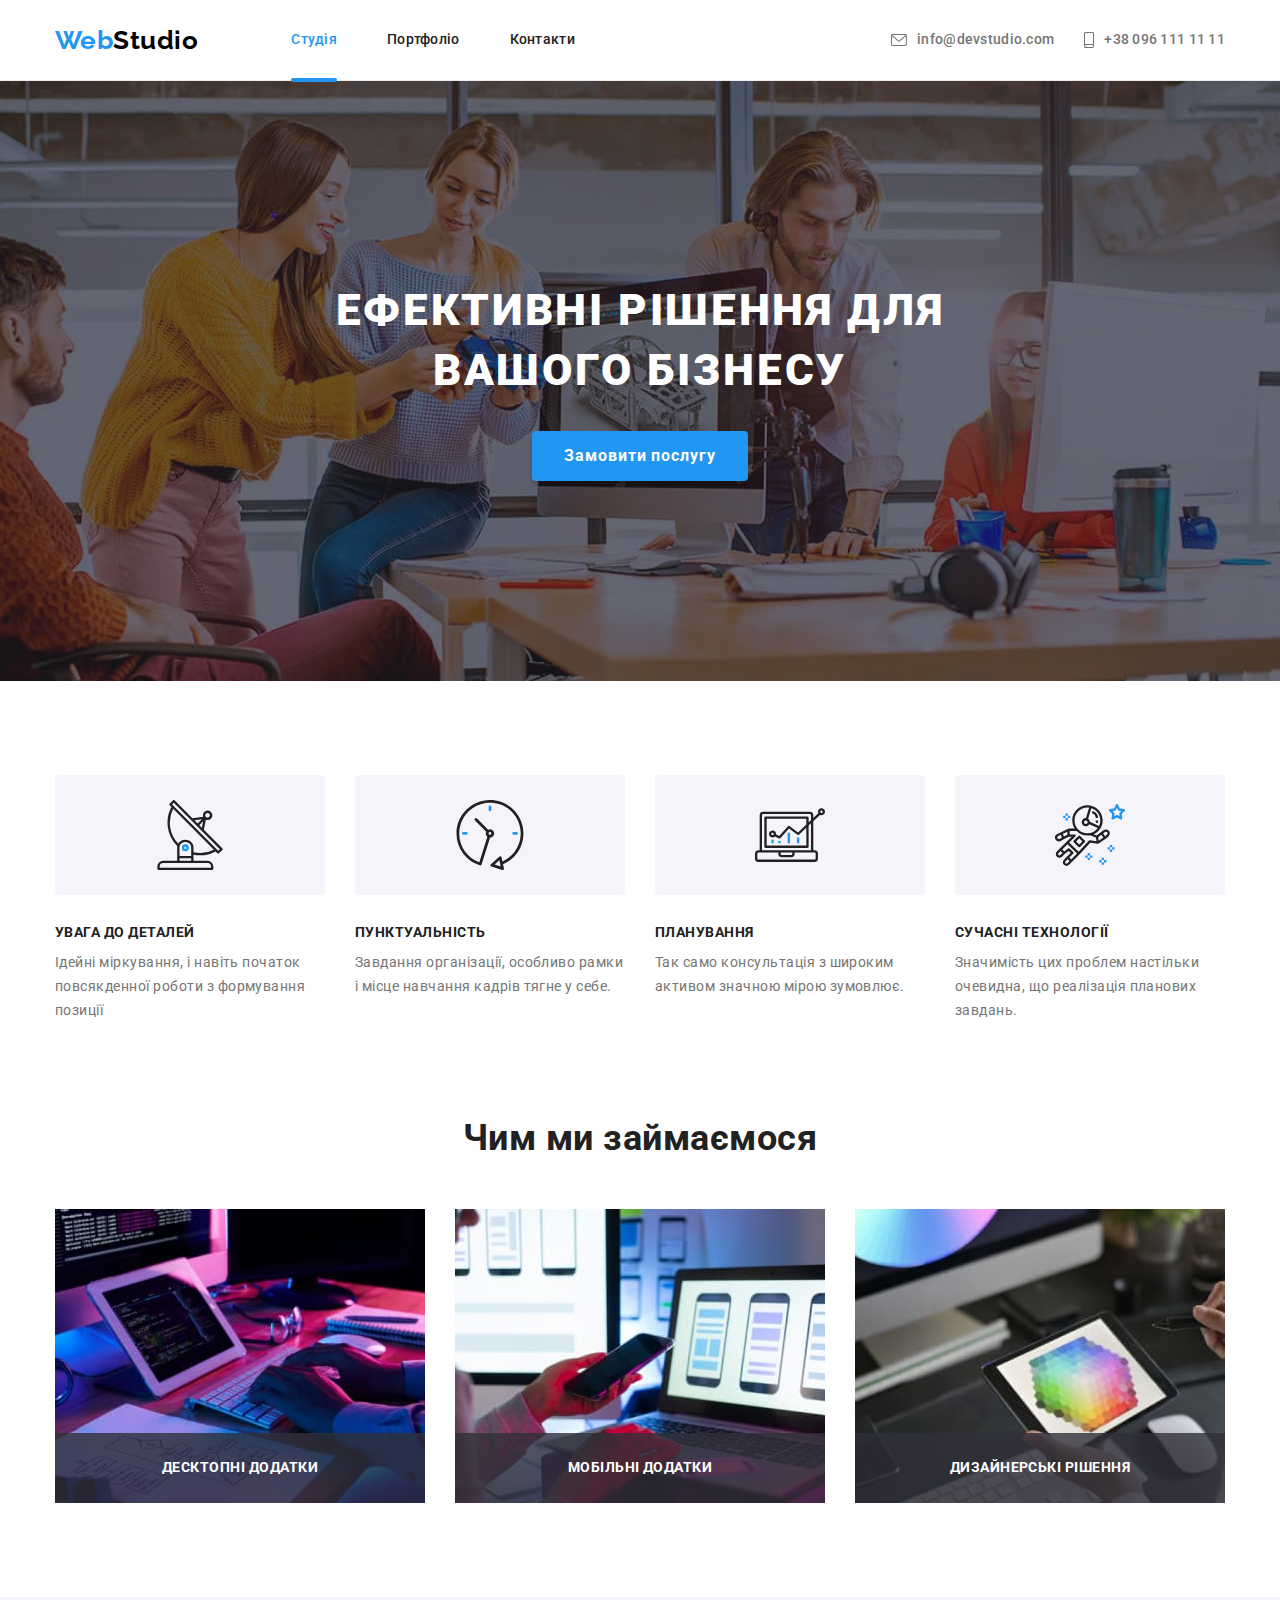
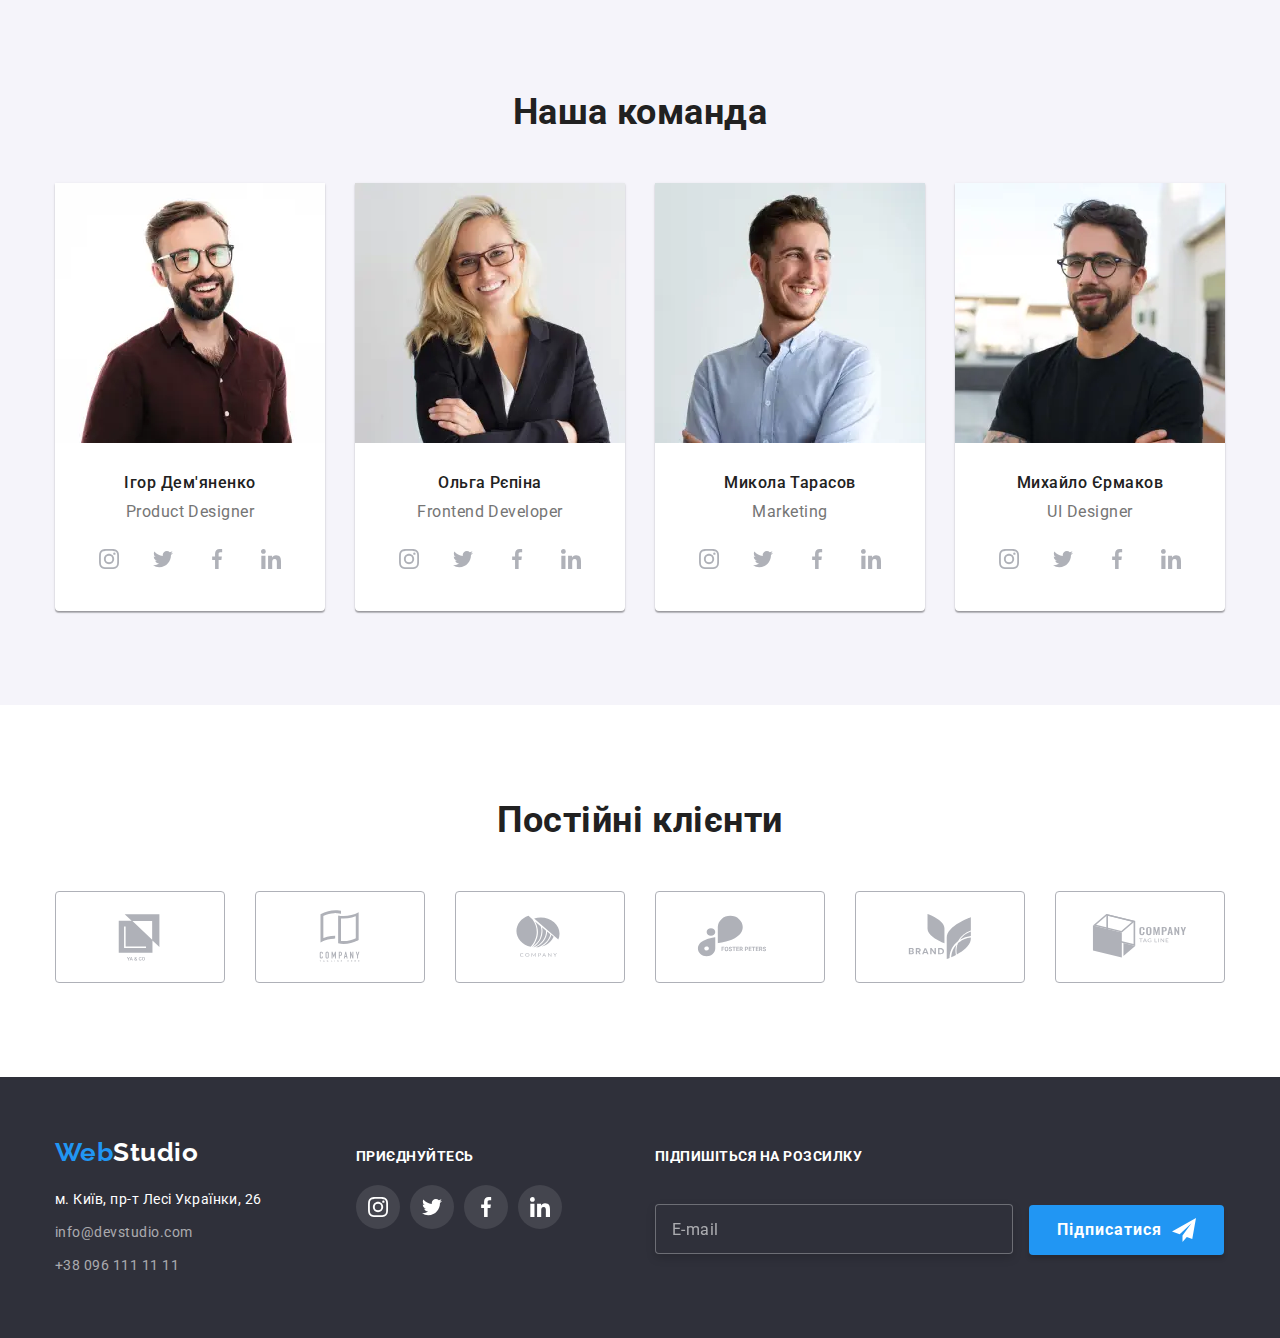
<file: index.html>
<!DOCTYPE html>
<html lang="uk">
<head>
    <meta charset="UTF-8">
    <meta http-equiv="X-UA-Compatible" content="IE=edge">
    <meta name="viewport" content="width=device-width, initial-scale=1.0">
    <title>Студія</title>
    <link rel="preconnect" href="https://fonts.googleapis.com">
    <link rel="preconnect" href="https://fonts.gstatic.com" crossorigin>
    <link href="https://fonts.googleapis.com/css2?family=Raleway:wght@700&family=Roboto:wght@400;500;700;900&display=swap" rel="stylesheet">
    <link rel="stylesheet" href="https://cdn.jsdelivr.net/npm/modern-normalize@1.1.0/modern-normalize.min.css">

    <link rel="stylesheet" href="./css/main.min.css">
</head>

<body>

    <!-- Шапка сайту -->
    <header class="header">
        <div class="container header__container">
            <nav class="main-nav">
                <a href="./index.html" lang="en" class="logo">Web<span class="logo logo_dark">Studio</span></a>

                <ul class="site-nav list">
                    <li class="site-nav__item"><a href="#" class="site-nav__link site-nav__link_current">Студія</a></li>
                    <li class="site-nav__item"><a href="./portfolio.html" class="site-nav__link">Портфоліо</a></li>
                    <li class="site-nav__item"><a href="#" class="site-nav__link">Контакти</a></li>
                </ul>
            </nav>

            <button type="button" class="mobile-burger-btn js-open-menu">
                <svg class="mobile-burger-btn__icon" lang="en" aria-label="burger icon">
                    <use href="./images/icons.svg#icon-mobile-burger"></use>
                </svg>
            </button>

                <ul class="contacts list">

                    <li class="contacts__item">
                        <a href="mailto:info@devstudio.com" class="contacts__link contacts__link_right">
                            <svg class="mail-icon" lang="en" aria-label="mail icon">
                                <use href="./images/icons.svg#icon-mail"></use>
                            </svg>
                        info@devstudio.com
                        </a>
                    </li>

                    <li class="contacts__item">
                        <a href="tel:+380961111111" class="contacts__link">
                            <svg class="smartphone-icon" lang="en" aria-label="smartphone icon">
                                <use href="./images/icons.svg#icon-smartphone"></use>
                            </svg>
                        +38 096 111 11 11
                        </a>
                    </li>

                </ul>

            <div class="mobile-menu js-menu-container">
                <div class="container mobile-menu__container">

                    <button type="button" class="mobile-menu__close-btn js-close-menu">
                        <svg class="mobile-menu__close-icon" lang="en" aria-label="close icon">
                            <use href="./images/icons.svg#icon-close"></use>
                        </svg>
                    </button>

                    <nav class="mobile-nav">
                        <ul class="mobile-nav__list list">
                            <li class="mobile-nav__item"><a href="#" class="mobile-nav__link mobile-nav__link_current">Студія</a></li>
                            <li class="mobile-nav__item"><a href="./portfolio.html" class="mobile-nav__link">Портфоліо</a></li>
                            <li class="mobile-nav__item"><a href="#" class="mobile-nav__link">Контакти</a></li>
                        </ul>
                    </nav>

                    <div class="mobile-lists">
                        <ul class="mobile-contacts list">

                            <li class="mobile-contacts__item">
                                <a href="tel:+380961111111" class="mobile-contacts__link mobile-contacts__link_accent">
                                +38 096 111 11 11
                                </a>
                            </li>

                            <li class="mobile-contacts__item">
                                <a href="mailto:info@devstudio.com" class="mobile-contacts__link">
                                info@devstudio.com
                                </a>
                            </li>

                        </ul>

                        <ul class="mobile-social-list list">
                            <li class="mobile-social-list__item">
                                <a href="#" class="mobile-social-list__link">Instagram</a>
                            </li>
                            <li class="mobile-social-list__item">
                                <a href="#" class="mobile-social-list__link">Twitter</a>
                            </li>
                            <li class="mobile-social-list__item">
                                <a href="#" class="mobile-social-list__link">Facebook</a>
                            </li>
                            <li class="mobile-social-list__item">
                                <a href="#" class="mobile-social-list__link">LinkedIn</a>
                            </li>
                        </ul>
                    </div>

                </div>
            </div>
        </div>
    </header>

    <main>
        <!-- Послуга -->
        <section class="service">
                <h1 class="service__title">Ефективні рішення для вашого бізнесу</h1>
                <button type="button" class="service__btn" data-modal-open>Замовити послугу</button>
        </section>

        <!-- Особливості -->
        <section class="section">
            <div class="container">
                <h2 class="section-title visually-hidden">Особливості</h2>

                <ul class="features__list list">

                    <li class="features__item">
                        <div class="features__item-thumb">
                            <svg class="antenna-icon" lang="en" aria-label="antenna icon">
                                <use href="./images/icons.svg#icon-antenna"></use>
                            </svg>
                        </div>
                        <h3 class="feature__title">УВАГА ДО ДЕТАЛЕЙ</h3>
                        <p class="about-feature">Ідейні міркування, і навіть початок повсякденної роботи з формування позиції</p>
                    </li>

                    <li class="features__item">
                        <div class="features__item-thumb">
                            <svg class="clock-icon" lang="en" aria-label="clock icon">
                                <use href="./images/icons.svg#icon-clock"></use>
                            </svg>
                        </div>
                        <h3 class="feature__title">ПУНКТУАЛЬНІСТЬ</h3>
                        <p class="about-feature">Завдання організації, особливо рамки і місце навчання кадрів тягне у себе.</p>
                    </li>

                    <li class="features__item">
                        <div class="features__item-thumb">
                            <svg class="diagram-icon" lang="en" aria-label="diagram icon">
                                <use href="./images/icons.svg#icon-diagram"></use>
                            </svg>
                        </div>
                        <h3 class="feature__title">ПЛАНУВАННЯ</h3>
                        <p class="about-feature">Так само консультація з широким активом значною мірою зумовлює.</p>
                    </li>

                    <li class="features__item">
                        <div class="features__item-thumb">
                            <svg class="astronaut-icon" lang="en" aria-label="astronaut icon">
                                <use href="./images/icons.svg#icon-astronaut"></use>
                            </svg>
                        </div>
                        <h3 class="feature__title">СУЧАСНІ ТЕХНОЛОГІЇ</h3>
                        <p class="about-feature">Значимість цих проблем настільки очевидна, що реалізація планових завдань.</p>
                    </li>

                </ul>
            </div>
        </section>

        <!-- Чим ми займаємося -->
        <section class="section work">
            <div class="container">
                <h2 class="section-title">Чим ми займаємося</h2>

                <ul class="work__list list">

                    <li class="work__item">
                        <div class="work__card">
                            <img srcset="./images/mainpage/work/work1@2x.jpg 2x" 
                            src="images/mainpage/work/work1.jpg" 
                            alt="Десктопний додаток" width="370" height="294">
                            <p class="work__text">Десктопні додатки</p>
                        </div>
                    </li>

                    <li class="work__item">
                        <div class="work__card">
                            <img srcset="./images/mainpage/work/work2@2x.jpg 2x" 
                            src="images/mainpage/work/work2.jpg" 
                            alt="Мобільний додаток" width="370" height="294">
                            <p class="work__text">Мобільні додатки</p>
                        </div>
                    </li>

                    <li class="work__item">
                        <div class="work__card">
                            <img srcset="./images/mainpage/work/work3@2x.jpg 2x"
                            src="images/mainpage/work/work3.jpg" 
                            alt="Дизайнерські рішення" width="370" height="294">
                            <p class="work__text">Дизайнерські рішення</p>
                        </div>
                    </li>

                </ul>
            </div>
        </section>

        <!-- Наша команда -->
        <section class="section team__section">
            <div class="container">
                <h2 class="section-title">Наша команда</h2>
                
                <ul class="team__list list">

                    <li class="team__item">
                        <div>
                            <picture>
                                <source 
                                srcset="./images/mainpage/member/desktop/member1-desktop.webp 1x, ./images/mainpage/member/desktop/member1-desktop@2x.webp 2x"
                                media="(min-width: 1200px)"
                                type="image/webp">

                                <source 
                                srcset="./images/mainpage/member/desktop/member1-desktop.jpg 1x, ./images/mainpage/member/desktop/member1-desktop@2x.jpg 2x"
                                media="(min-width: 1200px)">

                                <source 
                                srcset="./images/mainpage/member/tablet/member1-tablet.webp 1x, ./images/mainpage/member/tablet/member1-tablet@2x.webp 2x"
                                media="(min-width: 768px)"
                                type="image/webp">

                                <source 
                                srcset="./images/mainpage/member/tablet/member1-tablet.jpg 1x, ./images/mainpage/member/tablet/member1-tablet@2x.jpg 2x"
                                media="(min-width: 768px)">

                                <source 
                                srcset="./images/mainpage/member/mobile/member1-mobile.webp 1x, ./images/mainpage/member/mobile/member1-mobile@2x.webp 2x"
                                media="(max-width: 767px)"
                                type="image/webp">

                                <source 
                                srcset="./images/mainpage/member/mobile/member1-mobile.jpg 1x, ./images/mainpage/member/mobile/member1-mobile@2x.jpg 2x"
                                media="(max-width: 767px)">

                                <img src="images/mainpage/member/mobile/member1-mobile.jpg" alt="Чоловік з бородою в окулярах">
                            </picture>
                        </div>

                        <div class="team__card-content">
                            <h3 class="team__title">Ігор Дем'яненко</h3>
                            <p class="team__post" lang="en">Product Designer</p>

                            <ul class="social-list list">

                                <li class="social-list__item">
                                    <a href="#" class="social-list__link">
                                        <svg class="social-list__icon" lang="en" aria-label="instagram icon">
                                            <use href="./images/icons.svg#icon-instagram"></use>
                                        </svg>
                                    </a>
                                </li>

                                <li class="social-list__item">
                                    <a href="#" class="social-list__link">
                                        <svg class="social-list__icon" lang="en" aria-label="twitter icon">
                                            <use href="./images/icons.svg#icon-twitter"></use>
                                        </svg>
                                    </a>
                                </li>

                                <li class="social-list__item">
                                    <a href="#" class="social-list__link">
                                        <svg class="social-list__icon" lang="en" aria-label="facebook icon">
                                            <use href="./images/icons.svg#icon-facebook"></use>
                                        </svg>
                                    </a>
                                </li>

                                <li class="social-list__item">
                                    <a href="#" class="social-list__link">
                                        <svg class="social-list__icon" lang="en" aria-label="linkedin icon">
                                            <use href="./images/icons.svg#icon-linkedin"></use>
                                        </svg>
                                    </a>
                                </li>

                            </ul>
                        </div>
                    </li>

                    <li class="team__item">
                        <div>
                            <picture>
                                <source 
                                srcset="./images/mainpage/member/desktop/member2-desktop.webp 1x, ./images/mainpage/member/desktop/member2-desktop@2x.webp 2x"
                                media="(min-width: 1200px)"
                                type="image/webp">

                                <source 
                                srcset="./images/mainpage/member/desktop/member2-desktop.jpg 1x, ./images/mainpage/member/desktop/member2-desktop@2x.jpg 2x"
                                media="(min-width: 1200px)">

                                <source 
                                srcset="./images/mainpage/member/tablet/member2-tablet.webp 1x, ./images/mainpage/member/tablet/member2-tablet@2x.webp 2x"
                                media="(min-width: 768px)"
                                type="image/webp">

                                <source 
                                srcset="./images/mainpage/member/tablet/member2-tablet.jpg 1x, ./images/mainpage/member/tablet/member2-tablet@2x.jpg 2x"
                                media="(min-width: 768px)">

                                <source 
                                srcset="./images/mainpage/member/mobile/member2-mobile.webp 1x, ./images/mainpage/member/mobile/member2-mobile@2x.webp 2x"
                                media="(max-width: 767px)"
                                type="image/webp">

                                <source 
                                srcset="./images/mainpage/member/mobile/member2-mobile.jpg 1x, ./images/mainpage/member/mobile/member2-mobile@2x.jpg 2x"
                                media="(max-width: 767px)">
                                
                                <img src="images/mainpage/member/mobile/member2-mobile.jpg" alt="Жінка блондинка в окулярах">
                            </picture>
                        </div>

                        <div class="team__card-content">
                            <h3 class="team__title">Ольга Рєпіна</h3>
                            <p class="team__post" lang="en">Frontend Developer</p>

                            <ul class="social-list list">

                                <li class="social-list__item">
                                    <a href="#" class="social-list__link">
                                        <svg class="social-list__icon" lang="en" aria-label="instagram icon">
                                            <use href="./images/icons.svg#icon-instagram"></use>
                                        </svg>
                                    </a>
                                </li>

                                <li class="social-list__item">
                                    <a href="#" class="social-list__link">
                                        <svg class="social-list__icon" lang="en" aria-label="twitter icon">
                                            <use href="./images/icons.svg#icon-twitter"></use>
                                        </svg>
                                    </a>
                                </li>

                                <li class="social-list__item">
                                    <a href="#" class="social-list__link">
                                        <svg class="social-list__icon" lang="en" aria-label="facebook icon">
                                            <use href="./images/icons.svg#icon-facebook"></use>
                                        </svg>
                                    </a>
                                </li>

                                <li class="social-list__item">
                                    <a href="#" class="social-list__link">
                                        <svg class="social-list__icon" lang="en" aria-label="linkedin icon">
                                            <use href="./images/icons.svg#icon-linkedin"></use>
                                        </svg>
                                    </a>
                                </li>

                            </ul>
                        </div>
                    </li>

                    <li class="team__item">
                        <div>
                            <picture>
                                <source 
                                srcset="./images/mainpage/member/desktop/member3-desktop.webp 1x, ./images/mainpage/member/desktop/member3-desktop@2x.webp 2x"
                                media="(min-width: 1200px)"
                                type="image/webp">

                                <source 
                                srcset="./images/mainpage/member/desktop/member3-desktop.jpg 1x, ./images/mainpage/member/desktop/member3-desktop@2x.jpg 2x"
                                media="(min-width: 1200px)">

                                <source 
                                srcset="./images/mainpage/member/tablet/member3-tablet.webp 1x, ./images/mainpage/member/tablet/member3-tablet@2x.webp 2x"
                                media="(min-width: 768px)"
                                type="image/webp">

                                <source 
                                srcset="./images/mainpage/member/tablet/member3-tablet.jpg 1x, ./images/mainpage/member/tablet/member3-tablet@2x.jpg 2x"
                                media="(min-width: 768px)">

                                <source 
                                srcset="./images/mainpage/member/mobile/member3-mobile.webp 1x, ./images/mainpage/member/mobile/member3-mobile@2x.webp 2x"
                                media="(max-width: 767px)"
                                type="image/webp">

                                <source 
                                srcset="./images/mainpage/member/mobile/member3-mobile.jpg 1x, ./images/mainpage/member/mobile/member3-mobile@2x.jpg 2x"
                                media="(max-width: 767px)">

                                <img src="images/mainpage/member/mobile/member3-mobile.jpg" alt="Чоловік з бородою">
                            </picture>
                        </div>

                        <div class="team__card-content">
                            <h3 class="team__title">Микола Тарасов</h3>
                            <p class="team__post" lang="en">Marketing</p>

                            <ul class="social-list list">

                                <li class="social-list__item">
                                    <a href="#" class="social-list__link">
                                        <svg class="social-list__icon" lang="en" aria-label="instagram icon">
                                            <use href="./images/icons.svg#icon-instagram"></use>
                                        </svg>
                                    </a>
                                </li>

                                <li class="social-list__item">
                                    <a href="#" class="social-list__link">
                                        <svg class="social-list__icon" lang="en" aria-label="twitter icon">
                                            <use href="./images/icons.svg#icon-twitter"></use>
                                        </svg>
                                    </a>
                                </li>

                                <li class="social-list__item">
                                    <a href="#" class="social-list__link">
                                        <svg class="social-list__icon" lang="en" aria-label="facebook icon">
                                            <use href="./images/icons.svg#icon-facebook"></use>
                                        </svg>
                                    </a>
                                </li>

                                <li class="social-list__item">
                                    <a href="#" class="social-list__link">
                                        <svg class="social-list__icon" lang="en" aria-label="linkedin icon">
                                            <use href="./images/icons.svg#icon-linkedin"></use>
                                        </svg>
                                    </a>
                                </li>

                            </ul>
                        </div>
                    </li>

                    <li class="team__item">
                        <div>
                            <picture>
                                <source 
                                srcset="./images/mainpage/member/desktop/member4-desktop.webp 1x, ./images/mainpage/member/desktop/member4-desktop@2x.webp 2x"
                                media="(min-width: 1200px)"
                                type="image/webp">

                                <source 
                                srcset="./images/mainpage/member/desktop/member4-desktop.jpg 1x, ./images/mainpage/member/desktop/member4-desktop@2x.jpg 2x"
                                media="(min-width: 1200px)">

                                <source 
                                srcset="./images/mainpage/member/tablet/member4-tablet.webp 1x, ./images/mainpage/member/tablet/member4-tablet@2x.webp 2x"
                                media="(min-width: 768px)"
                                type="image/webp">

                                <source 
                                srcset="./images/mainpage/member/tablet/member4-tablet.jpg 1x, ./images/mainpage/member/tablet/member4-tablet@2x.jpg 2x"
                                media="(min-width: 768px)">

                                <source 
                                srcset="./images/mainpage/member/mobile/member4-mobile.webp 1x, ./images/mainpage/member/mobile/member4-mobile@2x.webp 2x"
                                media="(max-width: 767px)"
                                type="image/webp">

                                <source 
                                srcset="./images/mainpage/member/mobile/member4-mobile.jpg 1x, ./images/mainpage/member/mobile/member4-mobile@2x.jpg 2x"
                                media="(max-width: 767px)">

                                <img src="images/mainpage/member/mobile/member4-mobile.jpg" alt="Чоловік з бородою в окулярах">
                            </picture>
                        </div>

                        <div class="team__card-content">
                            <h3 class="team__title">Михайло Єрмаков</h3>
                            <p class="team__post" lang="en">UI Designer</p>

                            <ul class="social-list list">

                                <li class="social-list__item">
                                    <a href="#" class="social-list__link">
                                        <svg class="social-list__icon" lang="en" aria-label="instagram icon">
                                            <use href="./images/icons.svg#icon-instagram"></use>
                                        </svg>
                                    </a>
                                </li>

                                <li class="social-list__item">
                                    <a href="#" class="social-list__link">
                                        <svg class="social-list__icon" lang="en" aria-label="twitter icon">
                                            <use href="./images/icons.svg#icon-twitter"></use>
                                        </svg>
                                    </a>
                                </li>

                                <li class="social-list__item">
                                    <a href="#" class="social-list__link">
                                        <svg class="social-list__icon" lang="en" aria-label="facebook icon">
                                            <use href="./images/icons.svg#icon-facebook"></use>
                                        </svg>
                                    </a>
                                </li>

                                <li class="social-list__item">
                                    <a href="#" class="social-list__link">
                                        <svg class="social-list__icon" lang="en" aria-label="linkedin icon">
                                            <use href="./images/icons.svg#icon-linkedin"></use>
                                        </svg>
                                    </a>
                                </li>

                            </ul>
                        </div>
                    </li>

                </ul>
            </div>
        </section>

        <!-- Постійні клієнти -->
        <section class="section">
            <div class="container">
                <h2 class="section-title">Постійні клієнти</h2>

                <ul class="client__list list">

                    <li class="client__item">
                        <a href="#" class="client__link">
                            <div class="client__card-thumb">
                            <svg class="logo-icon" lang="en" aria-label="logo icon">
                                <use href="./images/icons.svg#icon-logo1"></use>
                            </svg>
                            </div>
                        </a>
                    </li>

                    <li class="client__item">
                        <a href="#" class="client__link">
                            <div class="client__card-thumb">
                            <svg class="logo-icon" lang="en" aria-label="logo icon">
                                <use href="./images/icons.svg#icon-logo2"></use>
                            </svg>
                            </div>
                        </a>
                    </li>
                
                    <li class="client__item">
                        <a href="#" class="client__link">
                            <div class="client__card-thumb">
                            <svg class="logo-icon" lang="en" aria-label="logo icon">
                                <use href="./images/icons.svg#icon-logo3"></use>
                            </svg>
                            </div>
                        </a>
                    </li>

                    <li class="client__item">
                        <a href="#" class="client__link">
                            <div class="client__card-thumb">
                            <svg class="logo-icon" lang="en" aria-label="logo icon">
                                <use href="./images/icons.svg#icon-logo4"></use>
                            </svg>
                            </div>
                        </a>
                    </li>

                    <li class="client__item">
                        <a href="#" class="client__link">
                            <div class="client__card-thumb">
                            <svg class="logo-icon" lang="en" aria-label="logo icon">
                                <use href="./images/icons.svg#icon-logo5"></use>
                            </svg>
                            </div>
                        </a>
                    </li>

                    <li class="client__item">
                        <a href="#" class="client__link">
                            <div class="client__card-thumb">
                            <svg class="logo-icon" lang="en" aria-label="logo icon">
                                <use href="./images/icons.svg#icon-logo6"></use>
                            </svg>
                            </div>
                        </a>
                    </li>

                </ul>

            </div>
        </section>
    </main>

    <!-- Підвал -->
    <footer class="footer">
        <div class="container footer__container">
            <div class="card-thumb-tablet-position">

                <div class="address__card-thumb">
                    <a href="./index.html" lang="en" class="logo">Web<span class="logo logo_light">Studio</span></a>

                <address class="address">

                        <ul class="address__list list">

                            <li class="address__item">
                                <a href="https://goo.gl/maps/PtDdcps2GoqeUwa47" target="_blank" rel="noopener noreferrer nofollow" class="address__link address__link_light">м. Київ, пр-т Лесі Українки, 26</a>
                            </li>

                            <li class="address__item">
                                <a href="mailto:info@devstudio.com" class="address__link">info@devstudio.com</a>
                            </li>

                            <li class="address__item">
                                <a href="tel:+380961111111" class="address__link">+38 096 111 11 11</a>
                            </li>

                        </ul>
                </address>
                </div>

                <div class="footer__social-card-thumb">
                    <p class="footer__text">приєднуйтесь</p>
                    <ul class="footer__social-list list">
                        <li class="footer__social-item">
                            <a href="#" class="footer__social-link">
                                <svg  class="footer__social-icon" lang="en" aria-label="instagram icon">
                                    <use href="./images/icons.svg#icon-instagramfooter"></use>
                                </svg>
                            </a>
                        </li>
                        <li class="footer__social-item">
                            <a href="#" class="footer__social-link">
                                <svg  class="footer__social-icon" lang="en" aria-label="twitter icon">
                                    <use href="./images/icons.svg#icon-twitterfooter"></use>
                                </svg>
                            </a>
                        </li>

                        <li class="footer__social-item">
                            <a href="#" class="footer__social-link">
                                <svg  class="footer__social-icon" lang="en" aria-label="facebook icon">
                                    <use href="./images/icons.svg#icon-facebookfooter"></use>
                                </svg>
                            </a>
                        </li>

                        <li class="footer__social-item">
                            <a href="#" class="footer__social-link">
                                <svg  class="footer__social-icon" lang="en" aria-label="linkedin icon">
                                    <use href="./images/icons.svg#icon-linkedinfooter"></use>
                                </svg>
                            </a>
                        </li>
                    </ul>
                </div>

            </div>

            <div class="footer__subscription-card-thumb">
                <p class="footer__text">Підпишіться на розсилку</p>
                <form class="footer-form">
                    <input class="footer-form__input" type="email" name="email" placeholder="E-mail" required>
                    <button type="submit" class="footer-form__btn">Підписатися
                        <svg class="send-icon" lang="en" aria-label="send icon" width="16px" height="12px">
                            <use href="./images/icons.svg#icon-send"></use>
                        </svg>
                    </button>
                </form>
            </div>

        </div>
    </footer>

    <!-- Модальне вікно -->
    <div class="backdrop is-hidden" data-modal>
        <div class="modal">
            <button type="button" class="modal__btn_close" data-modal-close>
                <svg class="modal__close-icon" width="18px" height="18px">
                    <use href="./images/icons.svg#icon-close"></use>
                </svg>
            </button>

            <p class="modal-form__text">Залиште свої дані, ми вам передзвонимо</p>

            <form class="modal-form">
                <label class="modal-form__label">
                    <span class="modal-form__label_desc">Ім'я</span>
                    <span class="modal-form__input-wrapper">
                        <input class="modal-form__input" type="text" name="user_name" required pattern="[a-zA-Zа-яА-ЯіІїЇ']+">
                        <svg class="modal-form__icon">
                            <use href="./images/icons.svg#icon-person-black"></use>
                        </svg>
                    </span>
                </label>

                <label class="modal-form__label">
                    <span class="modal-form__label_desc">Телефон</span> 
                    <span class="modal-form__input-wrapper">
                        <input class="modal-form__input" type="tel" name="user_phone" required pattern="[0-9]{10}">
                        <svg class="modal-form__icon">
                            <use href="./images/icons.svg#icon-phone-black"></use>
                        </svg>
                    </span>
                </label>

                <label class="modal-form__label">
                    <span class="modal-form__label_desc">Пошта</span>
                    <span class="modal-form__input-wrapper">
                        <input class="modal-form__input" type="email" name="user_mail" required pattern="[a-z0-9._%+-]+@[a-z0-9.-]+\.[a-z]{2,4}$">
                        <svg class="modal-form__icon">
                            <use href="./images/icons.svg#icon-email-black"></use>
                        </svg>
                    </span>
                </label>

                <label class="modal-form__label">
                    <span class="modal-form__label_desc">Коментар</span>
                    <textarea class="modal-form__message" name="user_message" placeholder="Введіть текст"></textarea>
                </label>

                <label class="modal-form__check-label">
                    <input class="modal-form__check visually-hidden" type="checkbox" name="user_policy" required>
                    <svg class="modal-form__check-icon">
                        <use class="modal-form__check-icon_vector" href="./images/icons.svg#icon-check"></use>
                    </svg>
                    <p>Погоджуюся з розсилкою та приймаю&nbsp;
                        <a href="#" class="modal-form-check-link" >Умови договору</a>
                    </p>
                </label>
                
                <button class="modal__btn_submit" type="submit">Відправити</button>
            </form>

        </div>
    </div>

    <script src="./js/mobile-menu.js"></script>
    <script src="./js/modal.js"></script>
    
</body>
</html>
</file>
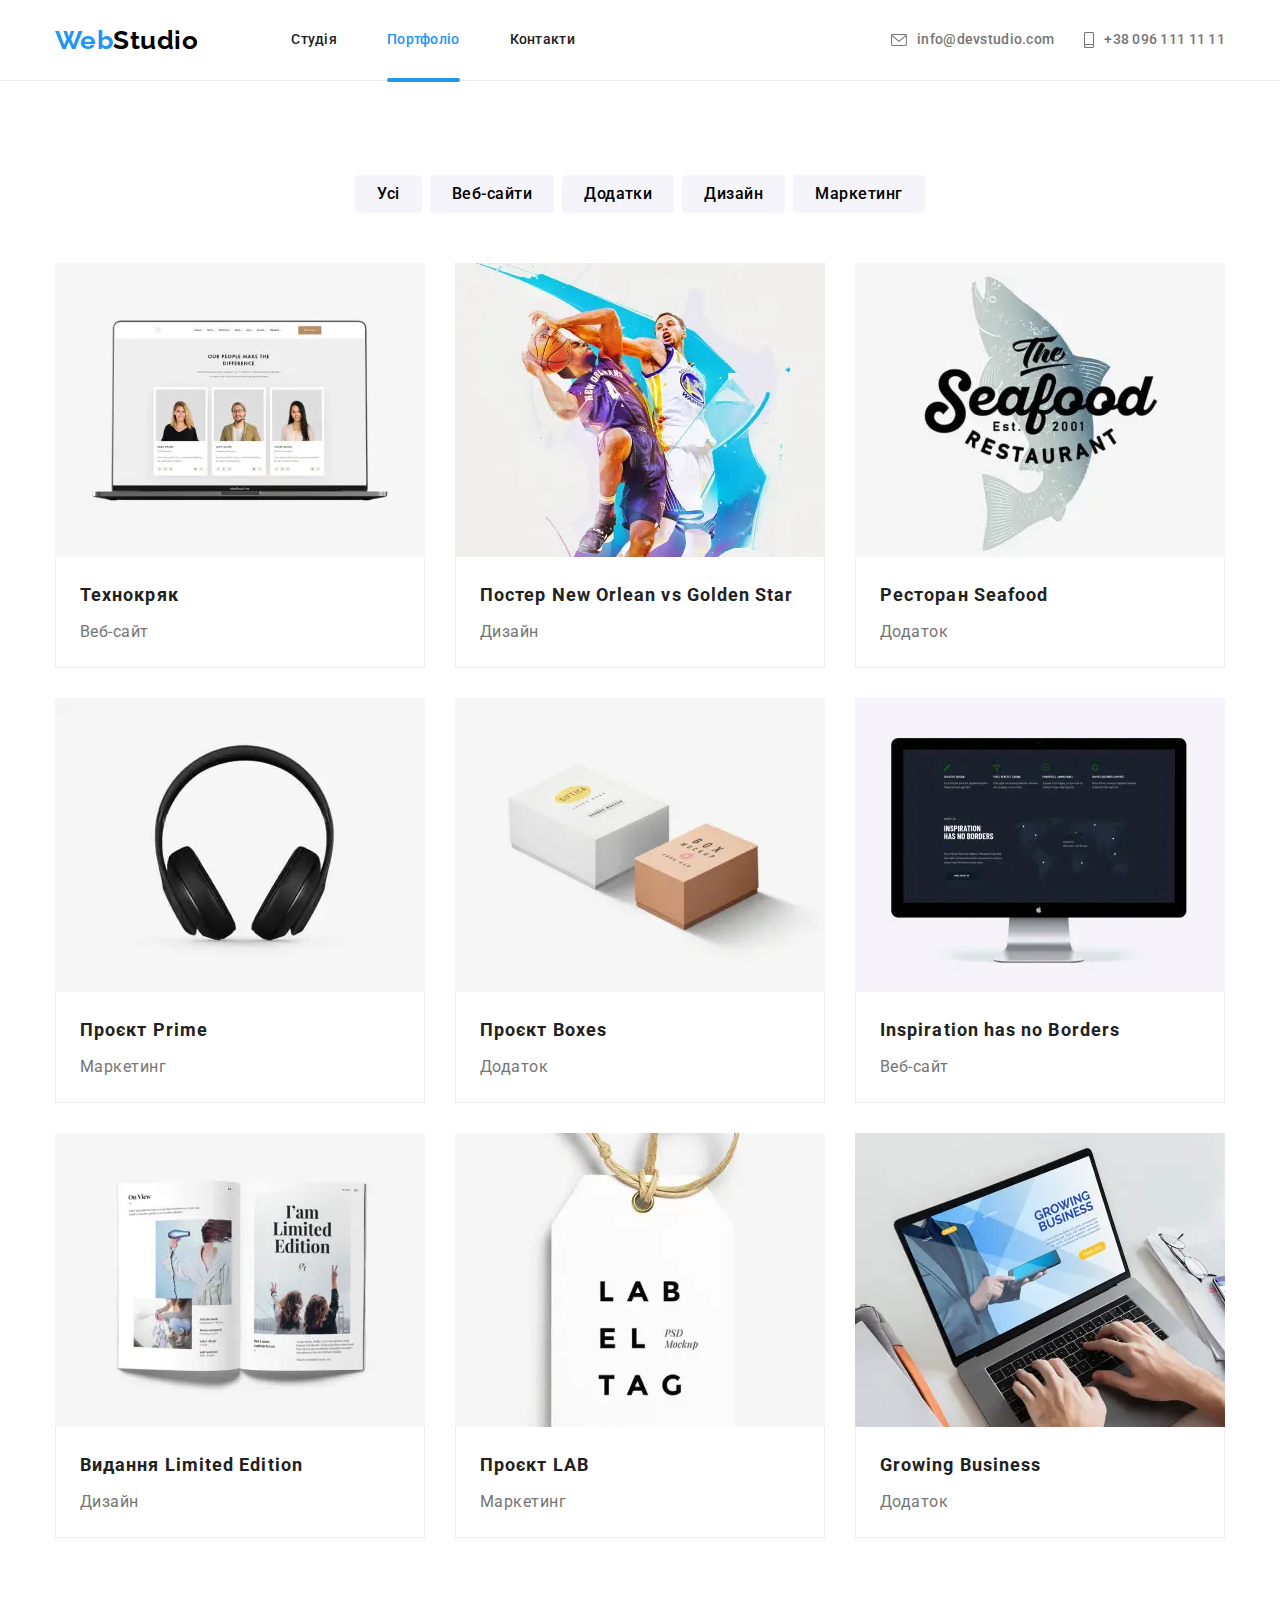
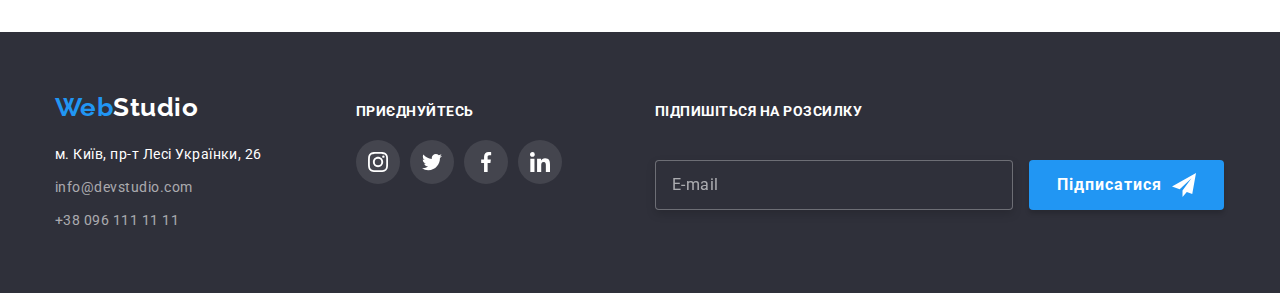
<file: portfolio.html>
<!DOCTYPE html>
<html lang="en">
<head>
    <meta charset="UTF-8">
    <meta http-equiv="X-UA-Compatible" content="IE=edge">
    <meta name="viewport" content="width=device-width, initial-scale=1.0">
    <title>Портфоліо</title>
    <link rel="preconnect" href="https://fonts.googleapis.com">
    <link rel="preconnect" href="https://fonts.gstatic.com" crossorigin>
    <link href="https://fonts.googleapis.com/css2?family=Raleway:wght@700&family=Roboto:wght@400;500;700;900&display=swap" rel="stylesheet">
    <link rel="stylesheet" href="https://cdn.jsdelivr.net/npm/modern-normalize@1.1.0/modern-normalize.min.css">

    <link rel="stylesheet" href="./css/main.min.css">

</head>
<body>
    
    <!-- Шапка сайту -->
    <header class="header">
        <div class="container header__container">
            <nav class="main-nav">
                <a href="./index.html" lang="en" class="logo">Web<span class="logo logo_dark">Studio</span></a>

                <ul class="site-nav list">
                    <li class="site-nav__item"><a href="./index.html" class="site-nav__link">Студія</a></li>
                    <li class="site-nav__item"><a href="#" class="site-nav__link site-nav__link_current">Портфоліо</a></li>
                    <li class="site-nav__item"><a href="#" class="site-nav__link">Контакти</a></li>
                </ul>
            </nav>

            <button type="button" class="mobile-burger-btn js-open-menu">
                <svg class="mobile-burger-btn__icon" lang="en" aria-label="burger icon">
                    <use href="./images/icons.svg#icon-mobile-burger"></use>
                </svg>
            </button>

                <ul class="contacts list">

                    <li class="contacts__item">
                        <a href="mailto:info@devstudio.com" class="contacts__link contacts__link_right">
                            <svg class="mail-icon" lang="en" aria-label="mail icon" width="16px" height="12px">
                                <use href="./images/icons.svg#icon-mail"></use>
                            </svg>
                        info@devstudio.com
                        </a>
                    </li>

                    <li class="contacts__item">
                        <a href="tel:+380961111111" class="contacts__link">
                            <svg class="smartphone-icon" lang="en" aria-label="smartphone icon" width="10px" height="16px">
                                <use href="./images/icons.svg#icon-smartphone"></use>
                            </svg>
                        +38 096 111 11 11
                        </a>
                    </li>

                </ul>

            <div class="mobile-menu js-menu-container">
                <div class="container mobile-menu__container">

                    <button type="button" class="mobile-menu__close-btn js-close-menu">
                        <svg class="mobile-menu__close-icon" lang="en" aria-label="close icon">
                            <use href="./images/icons.svg#icon-close"></use>
                        </svg>
                    </button>

                    <nav class="mobile-nav">
                        <ul class="mobile-nav__list list">
                            <li class="mobile-nav__item"><a href="./index.html" class="mobile-nav__link">Студія</a></li>
                            <li class="mobile-nav__item"><a href="#" class="mobile-nav__link mobile-nav__link_current">Портфоліо</a></li>
                            <li class="mobile-nav__item"><a href="#" class="mobile-nav__link">Контакти</a></li>
                        </ul>
                    </nav>

                    <div class="mobile-lists">
                        <ul class="mobile-contacts list">

                            <li class="mobile-contacts__item">
                                <a href="tel:+380961111111" class="mobile-contacts__link mobile-contacts__link_accent">
                                +38 096 111 11 11
                                </a>
                            </li>

                            <li class="mobile-contacts__item">
                                <a href="mailto:info@devstudio.com" class="mobile-contacts__link">
                                info@devstudio.com
                                </a>
                            </li>

                        </ul>

                        <ul class="mobile-social-list list">
                            <li class="mobile-social-list__item">
                                <a href="#" class="mobile-social-list__link">Instagram</a>
                            </li>
                            <li class="mobile-social-list__item">
                                <a href="#" class="mobile-social-list__link">Twitter</a>
                            </li>
                            <li class="mobile-social-list__item">
                                <a href="#" class="mobile-social-list__link">Facebook</a>
                            </li>
                            <li class="mobile-social-list__item">
                                <a href="#" class="mobile-social-list__link">LinkedIn</a>
                            </li>
                        </ul>
                    </div>

                </div>
            </div>
        </div>
    </header>

    <main>
    <!-- Сторінка портфоліо -->
        <section class="section portfolio">
            <div class="container portfolio__container">
                <h1 class="visually-hidden">Портфоліо</h1>
                <ul class="portfolio__btn-list list">
                    <li class="portfolio__btn-item"><button type="button" class="portfolio__btn">Усі</button></li>
                    <li class="portfolio__btn-item"><button type="button" class="portfolio__btn">Веб-сайти</button></li>
                    <li class="portfolio__btn-item"><button type="button" class="portfolio__btn">Додатки</button></li>
                    <li class="portfolio__btn-item"><button type="button" class="portfolio__btn">Дизайн</button></li>
                    <li class="portfolio__btn-item"><button type="button" class="portfolio__btn">Маркетинг</button></li>
                </ul>

                <ul class="portfolio__card-list list">
                    
                    <li class="portfolio__card-item">
                        <a href="#" class="portfolio__link">
                            <div class="portfolio__card-thumb">
                                <picture>
                                    <source 
                                    srcset="./images/portfoliopage/desktop/project1-desktop.webp 1x, ./images/portfoliopage/desktop/project1-desktop@2x.webp 2x"
                                    media="(min-width: 1200px)"
                                    type="image/webp">

                                    <source 
                                    srcset="./images/portfoliopage/desktop/project1-desktop.jpg 1x, ./images/portfoliopage/desktop/project1-desktop@2x.jpg 2x"
                                    media="(min-width: 1200px)">

                                    <source 
                                    srcset="./images/portfoliopage/tablet/project1-tablet.webp 1x, ./images/portfoliopage/tablet/project1-tablet@2x.webp 2x"
                                    media="(min-width: 768px)"
                                    type="image/webp">

                                    <source 
                                    srcset="./images/portfoliopage/tablet/project1-tablet.jpg 1x, ./images/portfoliopage/tablet/project1-tablet@2x.jpg 2x"
                                    media="(min-width: 768px)">

                                    <source 
                                    srcset="./images/portfoliopage/mobile/project1-mobile.webp 1x, ./images/portfoliopage/mobile/project1-mobile@2x.webp 2x"
                                    media="(max-width: 767px)"
                                    type="image/webp">

                                    <source 
                                    srcset="./images/portfoliopage/mobile/project1-mobile.jpg 1x, ./images/portfoliopage/mobile/project1-mobile@2x.jpg 2x"
                                    media="(max-width: 767px)">
                                    
                                    <img src="./images/portfoliopage/mobile/project1-mobile.jpg" alt="Веб-сайт Технокряк">
                                </picture>

                                <p class="portfolio__overlay">
                                    Ресурс пропонує комплексні пропозиції з різним рівнем функціоналу та сервісів. Все це дозволить відвідувачу отримати вичерпні відомості про компанію чи приватну особу.
                                </p>
                            </div>

                            <div class="portfolio__card-content">
                                <h2 class="portfolio__title">Технокряк</h2>
                                <p class="portfolio__post">Веб-сайт</p>
                            </div>
                        </a>
                    </li>

                    <li class="portfolio__card-item">
                        <a href="#" class="portfolio__link">
                            <div class="portfolio__card-thumb">

                                <picture>
                                    <source 
                                    srcset="./images/portfoliopage/desktop/project2-desktop.webp 1x, ./images/portfoliopage/desktop/project2-desktop@2x.webp 2x"
                                    media="(min-width: 1200px)"
                                    type="image/webp">

                                    <source 
                                    srcset="./images/portfoliopage/desktop/project2-desktop.jpg 1x, ./images/portfoliopage/desktop/project2-desktop@2x.jpg 2x"
                                    media="(min-width: 1200px)">

                                    <source 
                                    srcset="./images/portfoliopage/tablet/project2-tablet.webp 1x, ./images/portfoliopage/tablet/project2-tablet@2x.webp 2x"
                                    media="(min-width: 768px)"
                                    type="image/webp">

                                    <source 
                                    srcset="./images/portfoliopage/tablet/project2-tablet.jpg 1x, ./images/portfoliopage/tablet/project2-tablet@2x.jpg 2x"
                                    media="(min-width: 768px)">

                                    <source 
                                    srcset="./images/portfoliopage/mobile/project2-mobile.webp 1x, ./images/portfoliopage/mobile/project2-mobile@2x.webp 2x"
                                    media="(max-width: 767px)"
                                    type="image/webp">

                                    <source 
                                    srcset="./images/portfoliopage/mobile/project2-mobile.jpg 1x, ./images/portfoliopage/mobile/project2-mobile@2x.jpg 2x"
                                    media="(max-width: 767px)">
                                    
                                    <img src="./images/portfoliopage/mobile/project2-mobile.jpg" alt="Дизайн постеру">
                                </picture>
                                
                                <p class="portfolio__overlay">
                                    Ресурс пропонує комплексні пропозиції з різним рівнем функціоналу та сервісів. Все це дозволить відвідувачу отримати вичерпні відомості про компанію чи приватну особу.
                                </p>
                            </div>

                            <div class="portfolio__card-content">
                                <h2 class="portfolio__title">Постер <span lang="en">New Orlean vs Golden Star</span></h2>
                                <p class="portfolio__post">Дизайн</p>
                            </div>
                        </a>
                    </li>

                    <li class="portfolio__card-item">
                        <a href="#" class="portfolio__link">
                            <div class="portfolio__card-thumb">

                                <picture>
                                    <source 
                                    srcset="./images/portfoliopage/desktop/project3-desktop.webp 1x, ./images/portfoliopage/desktop/project3-desktop@2x.webp 2x"
                                    media="(min-width: 1200px)"
                                    type="image/webp">

                                    <source 
                                    srcset="./images/portfoliopage/desktop/project3-desktop.jpg 1x, ./images/portfoliopage/desktop/project3-desktop@2x.jpg 2x"
                                    media="(min-width: 1200px)">

                                    <source 
                                    srcset="./images/portfoliopage/tablet/project3-tablet.webp 1x, ./images/portfoliopage/tablet/project3-tablet@2x.webp 2x"
                                    media="(min-width: 768px)"
                                    type="image/webp">

                                    <source 
                                    srcset="./images/portfoliopage/tablet/project3-tablet.jpg 1x, ./images/portfoliopage/tablet/project3-tablet@2x.jpg 2x"
                                    media="(min-width: 768px)">

                                    <source 
                                    srcset="./images/portfoliopage/mobile/project3-mobile.webp 1x, ./images/portfoliopage/mobile/project3-mobile@2x.webp 2x"
                                    media="(max-width: 767px)"
                                    type="image/webp">

                                    <source 
                                    srcset="./images/portfoliopage/mobile/project3-mobile.jpg 1x, ./images/portfoliopage/mobile/project3-mobile@2x.jpg 2x"
                                    media="(max-width: 767px)">
                                    
                                    <img src="./images/portfoliopage/mobile/project3-mobile.jpg" alt="Додаток для ресторану морепродуктів">
                                </picture>

                                <p class="portfolio__overlay">
                                    Ресурс пропонує комплексні пропозиції з різним рівнем функціоналу та сервісів. Все це дозволить відвідувачу отримати вичерпні відомості про компанію чи приватну особу.
                                </p>
                            </div>

                            <div class="portfolio__card-content">
                                <h2 class="portfolio__title">Ресторан <span lang="en">Seafood</span></h2>
                                <p class="portfolio__post">Додаток</p>
                            </div>
                        </a>
                    </li>

                    <li class="portfolio__card-item">
                        <a href="#" class="portfolio__link">
                            <div class="portfolio__card-thumb">

                                <picture>
                                    <source 
                                    srcset="./images/portfoliopage/desktop/project4-desktop.webp 1x, ./images/portfoliopage/desktop/project4-desktop@2x.webp 2x"
                                    media="(min-width: 1200px)"
                                    type="image/webp">

                                    <source 
                                    srcset="./images/portfoliopage/desktop/project4-desktop.jpg 1x, ./images/portfoliopage/desktop/project4-desktop@2x.jpg 2x"
                                    media="(min-width: 1200px)">

                                    <source 
                                    srcset="./images/portfoliopage/tablet/project4-tablet.webp 1x, ./images/portfoliopage/tablet/project4-tablet@2x.webp 2x"
                                    media="(min-width: 768px)"
                                    type="image/webp">

                                    <source 
                                    srcset="./images/portfoliopage/tablet/project4-tablet.jpg 1x, ./images/portfoliopage/tablet/project4-tablet@2x.jpg 2x"
                                    media="(min-width: 768px)">

                                    <source 
                                    srcset="./images/portfoliopage/mobile/project4-mobile.webp 1x, ./images/portfoliopage/mobile/project4-mobile@2x.webp 2x"
                                    media="(max-width: 767px)"
                                    type="image/webp">

                                    <source 
                                    srcset="./images/portfoliopage/mobile/project4-mobile.jpg 1x, ./images/portfoliopage/mobile/project4-mobile@2x.jpg 2x"
                                    media="(max-width: 767px)">
                                    
                                    <img src="./images/portfoliopage/mobile/project4-mobile.jpg" alt="Реклама навушників">
                                </picture>
                                
                                <p class="portfolio__overlay">
                                    Ресурс пропонує комплексні пропозиції з різним рівнем функціоналу та сервісів. Все це дозволить відвідувачу отримати вичерпні відомості про компанію чи приватну особу.
                                </p>
                            </div>

                            <div class="portfolio__card-content">
                                <h2 class="portfolio__title">Проєкт <span lang="en">Prime</span></h2>
                                <p class="portfolio__post">Маркетинг</p>
                            </div>
                        </a>
                    </li>

                    <li class="portfolio__card-item">
                        <a href="#" class="portfolio__link">
                            <div class="portfolio__card-thumb">

                                <picture>
                                    <source 
                                    srcset="./images/portfoliopage/desktop/project5-desktop.webp 1x, ./images/portfoliopage/desktop/project5-desktop@2x.webp 2x"
                                    media="(min-width: 1200px)"
                                    type="image/webp">

                                    <source 
                                    srcset="./images/portfoliopage/desktop/project5-desktop.jpg 1x, ./images/portfoliopage/desktop/project5-desktop@2x.jpg 2x"
                                    media="(min-width: 1200px)">

                                    <source 
                                    srcset="./images/portfoliopage/tablet/project5-tablet.webp 1x, ./images/portfoliopage/tablet/project5-tablet@2x.webp 2x"
                                    media="(min-width: 768px)"
                                    type="image/webp">

                                    <source 
                                    srcset="./images/portfoliopage/tablet/project5-tablet.jpg 1x, ./images/portfoliopage/tablet/project5-tablet@2x.jpg 2x"
                                    media="(min-width: 768px)">

                                    <source 
                                    srcset="./images/portfoliopage/mobile/project5-mobile.webp 1x, ./images/portfoliopage/mobile/project5-mobile@2x.webp 2x"
                                    media="(max-width: 767px)"
                                    type="image/webp">

                                    <source 
                                    srcset="./images/portfoliopage/mobile/project5-mobile.jpg 1x, ./images/portfoliopage/mobile/project5-mobile@2x.jpg 2x"
                                    media="(max-width: 767px)">
                                    
                                    <img src="./images/portfoliopage/mobile/project5-mobile.jpg" alt="Додаток для пакування">
                                </picture>
                                
                                <p class="portfolio__overlay">
                                    Ресурс пропонує комплексні пропозиції з різним рівнем функціоналу та сервісів. Все це дозволить відвідувачу отримати вичерпні відомості про компанію чи приватну особу.
                                </p>
                            </div>

                            <div class="portfolio__card-content">
                                <h2 class="portfolio__title">Проєкт <span lang="en">Boxes</span></h2>
                                <p class="portfolio__post">Додаток</p>
                            </div>
                        </a>
                    </li>

                    <li class="portfolio__card-item">
                        <a href="#" class="portfolio__link">
                            <div class="portfolio__card-thumb">

                                <picture>
                                    <source 
                                    srcset="./images/portfoliopage/desktop/project6-desktop.webp 1x, ./images/portfoliopage/desktop/project6-desktop@2x.webp 2x"
                                    media="(min-width: 1200px)"
                                    type="image/webp">

                                    <source 
                                    srcset="./images/portfoliopage/desktop/project6-desktop.jpg 1x, ./images/portfoliopage/desktop/project6-desktop@2x.jpg 2x"
                                    media="(min-width: 1200px)">

                                    <source 
                                    srcset="./images/portfoliopage/tablet/project6-tablet.webp 1x, ./images/portfoliopage/tablet/project6-tablet@2x.webp 2x"
                                    media="(min-width: 768px)"
                                    type="image/webp">

                                    <source 
                                    srcset="./images/portfoliopage/tablet/project6-tablet.jpg 1x, ./images/portfoliopage/tablet/project6-tablet@2x.jpg 2x"
                                    media="(min-width: 768px)">

                                    <source 
                                    srcset="./images/portfoliopage/mobile/project6-mobile.webp 1x, ./images/portfoliopage/mobile/project6-mobile@2x.webp 2x"
                                    media="(max-width: 767px)"
                                    type="image/webp">

                                    <source 
                                    srcset="./images/portfoliopage/mobile/project6-mobile.jpg 1x, ./images/portfoliopage/mobile/project6-mobile@2x.jpg 2x"
                                    media="(max-width: 767px)">
                                    
                                    <img src="./images/portfoliopage/mobile/project6-mobile.jpg" alt="Веб-сайт натхнення">
                                </picture>

                                <p class="portfolio__overlay">
                                    Ресурс пропонує комплексні пропозиції з різним рівнем функціоналу та сервісів. Все це дозволить відвідувачу отримати вичерпні відомості про компанію чи приватну особу.
                                </p>
                            </div>

                            <div class="portfolio__card-content">
                                <h2 class="portfolio__title"> <span lang="en">Inspiration has no Borders</span></h2>
                                <p class="portfolio__post">Веб-сайт</p>
                            </div>
                        </a>
                    </li>

                    <li class="portfolio__card-item">
                        <a href="#" class="portfolio__link">
                            <div class="portfolio__card-thumb">

                                <picture>
                                    <source 
                                    srcset="./images/portfoliopage/desktop/project7-desktop.webp 1x, ./images/portfoliopage/desktop/project7-desktop@2x.webp 2x"
                                    media="(min-width: 1200px)"
                                    type="image/webp">

                                    <source 
                                    srcset="./images/portfoliopage/desktop/project7-desktop.jpg 1x, ./images/portfoliopage/desktop/project7-desktop@2x.jpg 2x"
                                    media="(min-width: 1200px)">

                                    <source 
                                    srcset="./images/portfoliopage/tablet/project7-tablet.webp 1x, ./images/portfoliopage/tablet/project7-tablet@2x.webp 2x"
                                    media="(min-width: 768px)"
                                    type="image/webp">

                                    <source 
                                    srcset="./images/portfoliopage/tablet/project7-tablet.jpg 1x, ./images/portfoliopage/tablet/project7-tablet@2x.jpg 2x"
                                    media="(min-width: 768px)">

                                    <source 
                                    srcset="./images/portfoliopage/mobile/project7-mobile.webp 1x, ./images/portfoliopage/mobile/project7-mobile@2x.webp 2x"
                                    media="(max-width: 767px)"
                                    type="image/webp">

                                    <source 
                                    srcset="./images/portfoliopage/mobile/project7-mobile.jpg 1x, ./images/portfoliopage/mobile/project7-mobile@2x.jpg 2x"
                                    media="(max-width: 767px)">
                                    
                                    <img src="./images/portfoliopage/mobile/project7-mobile.jpg" alt="Дизайн журналу">
                                </picture>

                                <p class="portfolio__overlay">
                                    Ресурс пропонує комплексні пропозиції з різним рівнем функціоналу та сервісів. Все це дозволить відвідувачу отримати вичерпні відомості про компанію чи приватну особу.
                                </p>
                            </div>

                            <div class="portfolio__card-content">
                                <h2 class="portfolio__title">Видання <span lang="en">Limited Edition</span></h2>
                                <p class="portfolio__post">Дизайн</p>
                            </div>
                        </a>
                    </li>

                    <li class="portfolio__card-item">
                        <a href="#" class="portfolio__link">
                            <div class="portfolio__card-thumb">

                                <picture>
                                    <source 
                                    srcset="./images/portfoliopage/desktop/project8-desktop.webp 1x, ./images/portfoliopage/desktop/project8-desktop@2x.webp 2x"
                                    media="(min-width: 1200px)"
                                    type="image/webp">

                                    <source 
                                    srcset="./images/portfoliopage/desktop/project8-desktop.jpg 1x, ./images/portfoliopage/desktop/project8-desktop@2x.jpg 2x"
                                    media="(min-width: 1200px)">

                                    <source 
                                    srcset="./images/portfoliopage/tablet/project8-tablet.webp 1x, ./images/portfoliopage/tablet/project8-tablet@2x.webp 2x"
                                    media="(min-width: 768px)"
                                    type="image/webp">

                                    <source 
                                    srcset="./images/portfoliopage/tablet/project8-tablet.jpg 1x, ./images/portfoliopage/tablet/project8-tablet@2x.jpg 2x"
                                    media="(min-width: 768px)">

                                    <source 
                                    srcset="./images/portfoliopage/mobile/project8-mobile.webp 1x, ./images/portfoliopage/mobile/project8-mobile@2x.webp 2x"
                                    media="(max-width: 767px)"
                                    type="image/webp">

                                    <source 
                                    srcset="./images/portfoliopage/mobile/project8-mobile.jpg 1x, ./images/portfoliopage/mobile/project8-mobile@2x.jpg 2x"
                                    media="(max-width: 767px)">
                                    
                                    <img src="./images/portfoliopage/mobile/project8-mobile.jpg" alt="Реклама макетів сайтів">
                                </picture>
                                
                                <p class="portfolio__overlay">
                                    Ресурс пропонує комплексні пропозиції з різним рівнем функціоналу та сервісів. Все це дозволить відвідувачу отримати вичерпні відомості про компанію чи приватну особу.
                                </p>
                            </div>

                            <div class="portfolio__card-content">
                                <h2 class="portfolio__title">Проєкт <span lang="en">LAB</span></h2>
                                <p class="portfolio__post">Маркетинг</p>
                            </div>
                        </a>
                    </li>

                    <li class="portfolio__card-item">
                        <a href="#" class="portfolio__link">
                            <div class="portfolio__card-thumb">

                                <picture>
                                    <source 
                                    srcset="./images/portfoliopage/desktop/project9-desktop.webp 1x, ./images/portfoliopage/desktop/project9-desktop@2x.webp 2x"
                                    media="(min-width: 1200px)"
                                    type="image/webp">

                                    <source 
                                    srcset="./images/portfoliopage/desktop/project9-desktop.jpg 1x, ./images/portfoliopage/desktop/project9-desktop@2x.jpg 2x"
                                    media="(min-width: 1200px)">

                                    <source 
                                    srcset="./images/portfoliopage/tablet/project9-tablet.webp 1x, ./images/portfoliopage/tablet/project9-tablet@2x.webp 2x"
                                    media="(min-width: 768px)"
                                    type="image/webp">

                                    <source 
                                    srcset="./images/portfoliopage/tablet/project9-tablet.jpg 1x, ./images/portfoliopage/tablet/project9-tablet@2x.jpg 2x"
                                    media="(min-width: 768px)">

                                    <source 
                                    srcset="./images/portfoliopage/mobile/project9-mobile.webp 1x, ./images/portfoliopage/mobile/project9-mobile@2x.webp 2x"
                                    media="(max-width: 767px)"
                                    type="image/webp">

                                    <source 
                                    srcset="./images/portfoliopage/mobile/project9-mobile.jpg 1x, ./images/portfoliopage/mobile/project9-mobile@2x.jpg 2x"
                                    media="(max-width: 767px)">
                                    
                                    <img src="./images/portfoliopage/mobile/project9-mobile.jpg" alt="Додаток для бізнесу">
                                </picture>
                                
                                <p class="portfolio__overlay">
                                    Ресурс пропонує комплексні пропозиції з різним рівнем функціоналу та сервісів. Все це дозволить відвідувачу отримати вичерпні відомості про компанію чи приватну особу.
                                </p>
                            </div>

                            <div class="portfolio__card-content">
                                <h2 class="portfolio__title"><span lang="en">Growing Business</span></h2>
                                <p class="portfolio__post">Додаток</p>
                            </div>
                        </a>
                    </li>
                    
                </ul>
            </div>
        </section>
    </main>

    <!-- Підвал -->
    <footer class="footer">
        <div class="container footer__container">
            <div class="card-thumb-tablet-position">
                <div class="address__card-thumb">
                    <a href="./index.html" lang="en" class="logo">Web<span class="logo logo_light">Studio</span></a>

                <address class="address">

                        <ul class="address__list list">

                            <li class="address__item">
                                <a href="https://goo.gl/maps/PtDdcps2GoqeUwa47" target="_blank" rel="noopener noreferrer nofollow" class="address__link address__link_light">м. Київ, пр-т Лесі Українки, 26</a>
                            </li>

                            <li class="address__item">
                                <a href="mailto:info@devstudio.com" class="address__link">info@devstudio.com</a>
                            </li>

                            <li class="address__item">
                                <a href="tel:+380961111111" class="address__link">+38 096 111 11 11</a>
                            </li>

                        </ul>
                </address>
                </div>
            

                <div class="footer__social-card-thumb">
                    <p class="footer__text">приєднуйтесь</p>
                    <ul class="footer__social-list list">
                        <li class="footer__social-item">
                            <a href="#" class="footer__social-link">
                                <svg  class="footer__social-icon" lang="en" aria-label="instagram icon">
                                    <use href="./images/icons.svg#icon-instagramfooter"></use>
                                </svg>
                            </a>
                        </li>
                        <li class="footer__social-item">
                            <a href="#" class="footer__social-link">
                                <svg  class="footer__social-icon" lang="en" aria-label="twitter icon">
                                    <use href="./images/icons.svg#icon-twitterfooter"></use>
                                </svg>
                            </a>
                        </li>

                        <li class="footer__social-item">
                            <a href="#" class="footer__social-link">
                                <svg  class="footer__social-icon" lang="en" aria-label="facebook icon">
                                    <use href="./images/icons.svg#icon-facebookfooter"></use>
                                </svg>
                            </a>
                        </li>

                        <li class="footer__social-item">
                            <a href="#" class="footer__social-link">
                                <svg  class="footer__social-icon" lang="en" aria-label="linkedin icon">
                                    <use href="./images/icons.svg#icon-linkedinfooter"></use>
                                </svg>
                            </a>
                        </li>
                    </ul>
                </div>
            </div>

            <div class="footer__subscription-card-thumb">
                <p class="footer__text">Підпишіться на розсилку</p>
                <form class="footer-form">
                    <input class="footer-form__input" type="email" name="email" placeholder="E-mail" required>
                    <button type="submit" class="button footer-form__btn">Підписатися
                        <svg class="send-icon" lang="en" aria-label="send icon" width="16px" height="12px">
                            <use href="./images/icons.svg#icon-send"></use>
                        </svg>
                    </button>
                </form>
            </div>

        </div>
    </footer>

    <script src="./js/mobile-menu.js"></script>

</body>
</html>
</file>
<file: css/main.min.css>
:root{--pimary-text-color: #212121;--secondary-text-color: #757575;--accent-color: #2196F3;--primary-logo-color: #2196F3;--header-logo-color: #000000;--footer-logo-color: #FFFFFF;--primary-light-text-color: #FFFFFF;--secondary-light-text-color: rgba(255, 255, 255, 0.6);--pimary-bg-color: #FFFFFF;--dark-bg-color: #2F303A;--light-bg-color: #F5F4FA;--header-border-color: #ECECEC;--card-border-color: #EEEEEE;--accent-btn: #188CE8;--service-btn-shadow: rgba(0, 0, 0, 0.15);--first-team-shadow: rgba(0, 0, 0, 0.12);--second-team-shadow: rgba(0, 0, 0, 0.14);--third-team-shadow: rgba(0, 0, 0, 0.2);--first-portfolio-btn-shadow: rgba(0, 0, 0, 0.1);--second-portfolio-btn-shadow: rgba(0, 0, 0, 0.08);--third-portfolio-btn-shadow: rgba(0, 0, 0, 0.12);--first-portfolio-card-shadow: rgba(0, 0, 0, 0.12);--second-portfolio-card-shadow: rgba(0, 0, 0, 0.06);--third-portfolio-card-shadow: rgba(0, 0, 0, 0.16);--first-mobile-menu-shadow: rgba(0, 0, 0, 0.04);--second-mobile-menu-shadow: rgba(0, 0, 0, 0.08);--third-mobile-menu-shadow: rgba(0, 0, 0, 0.16);--down-bgc-service: #C4C4C4;--accent-color-icon: #FFFFFF;--icon-color: #AFB1B8;--icon-color-footer: #FFFFFF;--client-border: #AFB1B8;--icon-bg-footer: rgba(255, 255, 255, 0.1);--overlay-color: rgba(47, 48, 58, 0.4);--border-color-footer-subscription: rgba(255, 255, 255, 0.3);--overlay-card-work: rgba(47, 48, 58, 0.8);--overlay-card-portfolio: rgba(33, 150, 243, 0.9);--transition-dur-tf: 250ms cubic-bezier(0.4, 0, 0.2, 1);--backdrop-bg-color: rgba(0, 0, 0, 0.2);--border-color-modal: rgba(33, 33, 33, 0.2);--color-modal-icon: #212121;--border-color-modal-close-icon: rgba(0, 0, 0, 0.1);--color-modal-close-icon: #000000;--placeholder-color: rgba(117, 117, 117, 0.5);--pimary-font-text: Roboto, sans-serif;--font-logo: Raleway, sans-serif}.visually-hidden{position:absolute;white-space:nowrap;width:1px;height:1px;overflow:hidden;border:0;padding:0;clip:rect(0 0 0 0);clip-path:inset(50%);margin:-1px}.footer-form__btn,.service__btn,.modal__btn_submit{font-weight:700;line-height:1.88;letter-spacing:.06em;color:var(--primary-light-text-color);background-color:var(--accent-color);box-shadow:0px 4px 4px var(--service-btn-shadow)}h1,h2,h3,h4,p{margin-top:0px;margin-bottom:0px}ol,ul{margin-top:0px;margin-bottom:0px;padding-left:0px}body{font-family:var(--pimary-font-text);letter-spacing:.03em;color:var(--pimary-text-color);background-color:var(--pimary-bg-color)}header{border-bottom:1px solid var(--header-border-color)}img{display:block;max-width:100%}button{font-size:16px;text-align:center;border:none;border-radius:4px;cursor:pointer}.list{list-style:none}.container{padding-left:15px;padding-right:15px}@media screen and (min-width: 480px){.container{width:480px;margin-left:auto;margin-right:auto}}@media screen and (min-width: 768px){.container{width:768px}}@media screen and (min-width: 1200px){.container{width:1200px}}.section{padding-top:60px;padding-bottom:60px}@media screen and (min-width: 1200px){.section{padding-top:94px;padding-bottom:94px}}.section-title{margin-bottom:30px;font-size:28px;line-height:1.18;text-align:center}@media screen and (min-width: 1200px){.section-title{margin-bottom:50px;font-size:36px;line-height:1.17}}.logo{font-family:var(--font-logo);font-weight:700;font-size:24px;line-height:1.17;color:var(--primary-logo-color);text-decoration:none}.logo_dark{color:var(--header-logo-color)}.logo_light{color:var(--footer-logo-color)}@media screen and (min-width: 1200px){.logo{font-size:26px;line-height:1.19}}.mobile-menu{position:fixed;top:0;left:0;z-index:100;width:100%;max-height:100%;background-color:var(--pimary-bg-color);box-shadow:0px 4px 8px var(--first-mobile-menu-shadow),0px 2px 4px var(--second-mobile-menu-shadow),0px 1px 3px var(--third-mobile-menu-shadow);opacity:0;visibility:hidden;pointer-events:none;transition:opacity var(--transition-dur-tf),visibility var(--transition-dur-tf)}.mobile-menu.is-open{opacity:1;visibility:visible;pointer-events:auto}.mobile-menu__container{display:flex;flex-direction:column;height:100vh;position:relative;padding-top:48px;padding-bottom:48px;padding-left:40px}.mobile-menu__close-btn{position:absolute;top:10px;right:15px;background-color:rgba(0,0,0,0);border:0;padding:0;line-height:0;cursor:pointer;fill:var(--color-modal-icon);transition:fill var(--transition-dur-tf)}.mobile-menu__close-btn:hover,.mobile-menu__close-btn:focus{fill:var(--accent-color)}.mobile-menu__close-icon{width:40px;height:40px}.mobile-nav{display:flex;cursor:pointer}.mobile-nav__list{display:flex;flex-direction:column;row-gap:32px}.mobile-nav__link,.mobile-contacts__link,.mobile-social-list__link{font-weight:500;letter-spacing:.02em;text-decoration:none}.mobile-nav__link{font-size:40px;line-height:1.18;color:inherit;transition:color var(--transition-dur-tf)}.mobile-nav__link:hover,.mobile-nav__link:focus{color:var(--accent-color)}.mobile-nav__link_current{position:relative;color:var(--accent-color)}.mobile-nav__link_current::after{display:block;position:absolute;content:"";min-width:100%;height:3.71px;margin-left:auto;margin-right:auto;margin-top:0;background:var(--accent-color);border-radius:2px}.mobile-lists{margin-top:auto}.mobile-contacts__link{display:flex;font-size:24px;line-height:1.17;color:var(--secondary-text-color)}.mobile-contacts__link_accent{margin-bottom:32px;font-size:34px;line-height:1.18;color:var(--accent-color)}.mobile-social-list{display:inline-flex;margin-top:64px;column-gap:10px}.mobile-social-list__item{position:relative}.mobile-social-list__item:not(:last-child){border-right:1px solid var(--border-color-modal);padding-right:10px}.mobile-social-list__link{font-size:18px;line-height:1.22;color:var(--accent-color)}@media screen and (min-width: 320px)and (max-width: 479px){.mobile-contacts__link_accent{font-size:30px;line-height:1.17}.mobile-social-list{flex-wrap:wrap;row-gap:8px}}@media screen and (min-width: 768px){.mobile-menu{display:none}}.backdrop{position:fixed;top:0;left:0;z-index:999;width:100%;height:100%;background-color:var(--backdrop-bg-color);transition:opacity 500ms ease-in-out,visibility 500ms ease-in-out;overflow-y:scroll}.backdrop.is-hidden{opacity:0;visibility:hidden;pointer-events:none}.backdrop.is-hidden .modal{transform:translate(-50%, -50%) scale(0.85)}.modal{position:absolute;top:50%;left:50%;max-width:100%;width:450px;transform:translate(-50%, -50%) scale(1);transition:transform 500ms ease-in-out;padding:40px;background-color:var(--pimary-bg-color)}.modal__btn_close{position:absolute;top:8px;right:8px;display:flex;align-items:center;justify-content:center;width:30px;height:30px;border-radius:50%;border:1px solid rgba(0,0,0,.1);background-color:rgba(0,0,0,0);padding:0;cursor:pointer;fill:var(--color-modal-close-icon);transition:fill var(--transition-dur-tf)}.modal__btn_close:hover,.modal__btn_close:focus{fill:var(--accent-color)}@media screen and (min-width: 768px)and (max-width: 1199px){.modal{top:30px;transform:translate(-50%, 30px);max-width:470px;width:100%;transition:transform 500ms ease-in-out}}@media screen and (min-width: 1200px){.modal{width:528px;height:581px}}.modal-form__text{font-style:normal;font-weight:700;font-size:20px;text-align:center;margin-bottom:12px}.modal-form{display:flex;flex-direction:column}.modal-form__label{margin-bottom:10px}.modal-form__label_desc,.modal-form__check-label{font-style:normal;font-weight:400}.modal-form__label_desc{display:block;margin-bottom:4px;font-size:12px;line-height:1.17;letter-spacing:.01em;color:var(--secondary-text-color)}.modal-form__input-wrapper{position:relative;display:block}.modal-form__input{height:40px;padding-left:42px}.modal-form__input:focus{outline:none;border-color:var(--accent-color)}.modal-form__message{height:120px;padding:12px 16px;resize:none;overflow:auto}.modal-form__message:focus{outline:none;border-color:var(--accent-color)}.modal-form__message::placeholder{color:var(--placeholder-color)}.modal-form__input,.modal-form__message{width:100%;border:1px solid var(--border-color-modal);border-radius:4px;transition:border-color var(--transition-dur-tf);cursor:pointer}.modal-form__icon{position:absolute;display:block;top:50%;left:12px;transform:translateY(-50%);width:18px;height:18px;fill:var(--color-modal-icon);transition:fill var(--transition-dur-tf)}.modal-form__input:focus+.modal-form__icon{fill:var(--accent-color)}.modal-form__check-label{display:flex;align-items:center;justify-content:center;font-size:12px;line-height:1.17;color:var(--secondary-text-color);overflow:hidden;cursor:pointer}.modal-form__check-icon{width:16px;height:15px;border:2px solid var(--pimary-text-color);border-radius:3px;fill:#fff;margin-right:8px;transition:background-color var(--transition-dur-tf),border-color var(--transition-dur-tf)}.modal-form__check:checked+.modal-form__check-icon{border-color:var(--accent-color);background-color:var(--accent-color)}.modal-form__check-icon_vector{display:none}.modal-form__check:checked+.modal-form__check-icon .modal-form__check-icon_vector{display:block}.modal-form-check-link{color:var(--accent-color)}.modal__btn_submit{margin-top:30px;padding:10px 52px;align-self:center;transition:background-color var(--transition-dur-tf)}.modal__btn_submit:hover,.modal__btn_submit:focus{background-color:var(--accent-btn)}@media screen and (max-width: 1199px){.modal-form__text{line-height:1.5}}@media screen and (min-width: 1200px){.modal-form__check-label{font-size:14px;line-height:1.71}}@media screen and (max-width: 767px){.site-nav{display:none}.contacts{display:none}.mobile-burger-btn{line-height:0;border:none;background-color:rgba(0,0,0,0);padding:0}.mobile-burger-btn__icon{width:40px;height:40px}.header{padding-top:16px;padding-bottom:16px}}.header__container{display:flex;align-items:center;justify-content:space-between}@media screen and (min-width: 768px){.mobile-burger-btn{display:none}.main-nav{display:flex;align-items:center}.site-nav{display:flex;margin-left:88px;column-gap:50px}.site-nav__item{position:relative}.site-nav__link,.contacts__link{font-weight:500;letter-spacing:.02em;text-decoration:none;transition:color var(--transition-dur-tf)}.site-nav__link{display:block;padding-top:32px;padding-bottom:32px;font-size:14px;line-height:1.14;color:inherit}.site-nav__link:hover,.site-nav__link:focus{color:var(--accent-color)}.site-nav__link_current{color:var(--accent-color)}.site-nav__link_current::after{display:block;position:absolute;content:"";width:100%;height:4px;margin-left:auto;margin-right:auto;margin-top:30px;background:var(--accent-color);border-radius:2px}.contacts__item:not(:first-child){margin-top:10px}.contacts__link{display:flex;align-items:center;font-size:12px;line-height:1.17;color:var(--secondary-text-color)}.contacts__link:hover,.contacts__link:focus{color:var(--accent-color)}.mail-icon,.smartphone-icon{margin-right:8px;fill:currentColor}.mail-icon{width:14px;height:10px}.smartphone-icon{width:10px;height:14px}}@media screen and (min-width: 1200px){.site-nav{margin-left:93px}.contacts{display:flex;margin-left:auto}.contacts__item:not(:first-child){margin-top:0}.contacts__link{padding-top:32px;padding-bottom:32px;font-size:14px;line-height:1.14}.contacts__link_right{margin-right:30px}.mail-icon,.smartphone-icon{margin-right:10px}.mail-icon{width:16px;height:12px}.smartphone-icon{height:16px}}.service{max-width:1600px;margin-left:auto;margin-right:auto;padding-top:118px;padding-bottom:118px;text-align:center;color:var(--primary-light-text-color);background-color:var(--down-bgc-service);background-image:linear-gradient(var(--overlay-color), var(--overlay-color)),url(../images/mainpage/servise/servise-mobile.jpg);background-position:center;background-size:cover}@media screen and (min-device-pixel-ratio: 2)and (max-width: 767px),screen and (min-resolution: 192dpi)and (max-width: 767px),screen and (min-resolution: 2dppx)and (max-width: 767px){.service{background-image:linear-gradient(var(--overlay-color), var(--overlay-color)),url(../images/mainpage/servise/servise-mobile@2x.jpg)}}.service__title{width:360px;max-width:100%;margin-right:auto;margin-left:auto;font-weight:900;font-size:26px;line-height:1.62;letter-spacing:.06em;text-align:center;text-transform:uppercase}.service__btn{margin-top:30px;padding:10px 24px;transition:background-color var(--transition-dur-tf)}.service__btn:hover,.service__btn:focus{background-color:var(--accent-btn)}@media screen and (min-width: 768px){.service{background-image:linear-gradient(var(--overlay-color), var(--overlay-color)),url(../images/mainpage/servise/servise-tablet.jpg)}}@media(min-device-pixel-ratio: 2)and (min-width: 768px),screen and (min-resolution: 192dpi)and (min-width: 768px),screen and (min-resolution: 2dppx)and (min-width: 768px){.service{background-image:linear-gradient(var(--overlay-color), var(--overlay-color)),url(../images/mainpage/servise/servise-tablet@2x.jpg)}}@media screen and (min-width: 1200px){.service{padding-top:200px;padding-bottom:200px;background-image:linear-gradient(var(--overlay-color), var(--overlay-color)),url(../images/mainpage/servise/servise-desktop.jpg)}.service__title{width:696px;font-size:44px;line-height:1.36}.service__btn{padding-left:32px;padding-right:32px}}@media screen and (min-device-pixel-ratio: 2)and (min-width: 1200px),screen and (min-resolution: 192dpi)and (min-width: 1200px),screen and (min-resolution: 2dppx)and (min-width: 1200px){.service{background-image:linear-gradient(var(--overlay-color), var(--overlay-color)),url(../images/mainpage/servise/servise-desktop@2x.jpg)}}.features__list{display:flex;flex-wrap:wrap;gap:30px}.features__item-thumb{display:flex;align-items:center;justify-content:center;max-width:100%;height:120px;background:var(--light-bg-color);border-radius:4px}.antenna-icon,.clock-icon,.diagram-icon,.astronaut-icon{display:inline-block;width:70px;height:70px}.feature__title{margin-top:30px;font-size:14px;line-height:1.14;text-align:center}.about-feature{margin-top:10px;font-size:14px;line-height:1.71;color:var(--secondary-text-color)}@media screen and (min-width: 768px){.features__item{flex-basis:calc((100% - 30px)/2)}.features__item-thumb{width:354px}.feature__title{text-align:start}}@media screen and (min-width: 1200px){.features__item{flex-basis:calc((100% - 90px)/4)}.features__item-thumb{width:270px}}@media screen and (max-width: 1199px){.work{display:none}}.work{padding-top:0px}.work__list{display:flex;flex-wrap:wrap;gap:30px}.work__item{flex-basis:calc((100% - 60px)/3)}.work__card{position:relative}.work__text{display:flex;position:absolute;bottom:0;left:0;width:100%;height:70px;margin:0;font-size:14px;line-height:1.14;align-items:center;justify-content:center;font-weight:700;color:var(--primary-light-text-color);background-color:var(--overlay-card-work);text-transform:uppercase}.team__section{background-color:var(--light-bg-color)}.team__list{display:flex;flex-wrap:wrap;gap:30px}.team__item{background-color:var(--pimary-bg-color);box-shadow:0px 1px 3px var(--first-team-shadow),0px 1px 1px var(--second-team-shadow),0px 2px 1px var(--third-team-shadow);border-radius:0px 0px 4px 4px}.team__card-content{padding-top:30px;padding-bottom:24px}.team__title,.team__post{font-size:16px;line-height:1.19;text-align:center}.team__title{margin-bottom:10px;font-weight:500}.team__post{color:var(--secondary-text-color)}.social-list{display:flex;column-gap:10px;justify-content:center;margin-top:16px}.social-list__link{display:flex;align-items:center;justify-content:center;width:44px;height:44px;background:var(--pimary-bg-color);border-radius:50%;transition:background-color var(--transition-dur-tf)}.social-list__link:hover,.social-list__link:focus{background-color:var(--accent-color)}.social-list__icon{width:20px;height:20px;fill:var(--icon-color);transition:fill var(--transition-dur-tf)}.social-list__link:hover .social-list__icon,.social-list__link:focus .social-list__icon{fill:var(--accent-color-icon)}@media screen and (min-width: 768px){.team__item{flex-basis:calc((100% - 30px)/2)}}@media screen and (min-width: 1200px){.team__item{flex-basis:calc((100% - 90px)/4)}.team__card-content{padding-bottom:30px}}.client__list{display:flex;flex-wrap:wrap;gap:30px}.client__item{flex-basis:calc((100% - 30px)/2)}.client__card-thumb{display:flex;align-items:center;justify-content:center;width:100%;max-width:210px;height:92px;border:1px solid var(--client-border);border-radius:4px;transition:border var(--transition-dur-tf)}.client__card-thumb:hover,.client__card-thumb:focus{border:1px solid var(--accent-color)}.logo-icon{width:106px;height:60px;fill:var(--icon-color);transition:fill var(--transition-dur-tf)}.client__link:hover .logo-icon,.client__link:focus .logo-icon{fill:var(--accent-color)}@media screen and (min-width: 768px){.client__item{flex-basis:calc((100% - 60px)/3)}.client__card-thumb{width:226px}}@media screen and (min-width: 1200px){.client__item{flex-basis:calc((100% - 150px)/6)}.client__card-thumb{width:170px}}.portfolio__btn-list{display:flex;flex-wrap:wrap;justify-content:flex-start;column-gap:8px;margin-bottom:40px}.portfolio__btn{padding:6px 22px;font-weight:500;line-height:1.62;letter-spacing:.03em;background-color:var(--light-bg-color);transition:color var(--transition-dur-tf),background-color var(--transition-dur-tf),box-shadow var(--transition-dur-tf)}.portfolio__btn:hover,.portfolio__btn:focus{color:var(--primary-light-text-color);background-color:var(--accent-color);box-shadow:0px 3px 1px var(--first-portfolio-btn-shadow),0px 1px 2px var(--second-portfolio-btn-shadow),0px 2px 2px var(--third-portfolio-btn-shadow)}.portfolio__card-list{display:flex;flex-wrap:wrap;gap:30px}.portfolio__link{display:flex;flex-direction:column;height:100%;text-decoration:none;transition:box-shadow var(--transition-dur-tf)}.portfolio__link:hover{box-shadow:0px 1px 1px var(--first-portfolio-card-shadow),0px 4px 4px var(--second-portfolio-card-shadow),1px 4px 6px var(--third-portfolio-card-shadow)}.portfolio__card-thumb{position:relative;overflow:hidden}.portfolio__overlay{position:absolute;top:1px;left:0;width:100%;height:100%;background:var(--overlay-card-portfolio);color:var(--primary-light-text-color);font-style:normal;font-weight:400;font-size:18px;line-height:1.56;text-align:center;padding:63px 24px;overflow:auto;transform:translateY(100%);transition:transform var(--transition-dur-tf)}.portfolio__link:hover .portfolio__overlay,.portfolio__link:focus .portfolio__overlay{transform:translateY(0%)}.portfolio__card-content{flex-grow:1;padding:20px 24px;border-right:1px solid var(--card-border-color);border-bottom:1px solid var(--card-border-color);border-left:1px solid var(--card-border-color)}.portfolio__title{margin-bottom:4px;font-size:18px;line-height:2;letter-spacing:.06em;color:var(--pimary-text-color)}.portfolio__post{line-height:1.88;color:var(--secondary-text-color)}@media screen and (max-width: 767px){.portfolio__btn-list{width:326px;row-gap:15px}}@media screen and (min-width: 768px){.portfolio__btn-list{justify-content:center;margin-bottom:30px}.portfolio__card-item{flex-basis:calc((100% - 30px)/2)}}@media screen and (min-width: 1200px){.portfolio__btn-list{margin-bottom:50px}.portfolio__card-item{flex-basis:calc((100% - 60px)/3)}.portfolio__link{display:block}}.footer{padding-top:60px;padding-bottom:60px;background-color:var(--dark-bg-color)}.address__card-thumb{text-align:center}.address{margin-top:20px;font-style:normal;font-size:14px;line-height:1.71;color:var(--secondary-text-color)}.address__item:not(:first-child){margin-top:8px}.address__list .address__link_light{color:var(--primary-light-text-color)}.address__link{color:var(--secondary-light-text-color);text-decoration:none;transition:color var(--transition-dur-tf)}.address__link:hover,.address__link:focus{color:var(--accent-color)}.footer__social-card-thumb{margin-top:60px}.footer__text{font-weight:700;font-size:14px;line-height:1.14;color:var(--primary-light-text-color);text-transform:uppercase;text-align:center}.footer__social-list{display:flex;column-gap:10px;justify-content:center;margin-top:20px}.footer__social-item{display:flex;align-items:center;justify-content:center}.footer__social-link{display:flex;align-items:center;justify-content:center;width:44px;height:44px;background:var(--icon-bg-footer);border-radius:50%;transition:background-color var(--transition-dur-tf)}.footer__social-link:hover,.footer__social-link:focus{background-color:var(--accent-color)}.footer__social-icon{width:20px;height:20px;fill:var(--icon-color-footer)}.footer__subscription-card-thumb{width:450px;margin-top:60px}.footer-form{margin-top:20px}.footer-form__input{display:inline-flex;width:100%;max-width:450px;height:50px;box-sizing:border-box;padding:15px 16px;align-items:center;line-height:1.25;letter-spacing:.03em;border:1px solid var(--border-color-footer-subscription);filter:drop-shadow(0px 4px 4px var(--service-btn-shadow));border-radius:4px;background-color:var(--dark-bg-color);color:var(--primary-light-text-color);transition:border-color var(--transition-dur-tf)}.footer-form__input:focus{outline:none;border-color:var(--accent-color);cursor:pointer}.footer-form__input::placeholder{color:var(--secondary-light-text-color)}.footer-form__btn{display:block;align-items:center;margin-right:auto;margin-left:auto;margin-top:20px;padding:10px 28px 10px 31px}.send-icon{width:24px;height:24px;fill:var(--icon-color-footer);margin-left:12px}@media screen and (max-width: 767px){.footer__subscription-card-thumb{width:100%;max-width:450px}}@media screen and (min-width: 768px){.footer__social-card-thumb{display:flex;flex-direction:column;align-items:center;margin-top:0}.card-thumb-tablet-position{display:flex;align-items:baseline;justify-content:space-around}.footer__subscription-card-thumb{margin-right:auto;margin-left:auto}}@media screen and (min-width: 1200px){.footer__container{display:flex;align-items:baseline}.address__card-thumb{width:231px;text-align:left}.address__item:not(:first-child){margin-top:9px}.footer__social-card-thumb{display:block;margin-left:70px}.footer__text{text-align:left}.footer__subscription-card-thumb{width:570px;margin-top:0;margin-right:0}.footer-form__input{display:inline-flex;width:358px}.footer-form__btn{display:inline-flex;margin-left:12px;padding-left:28px}.send-icon{margin-left:10px}}/*# sourceMappingURL=main.min.css.map */
</file>
